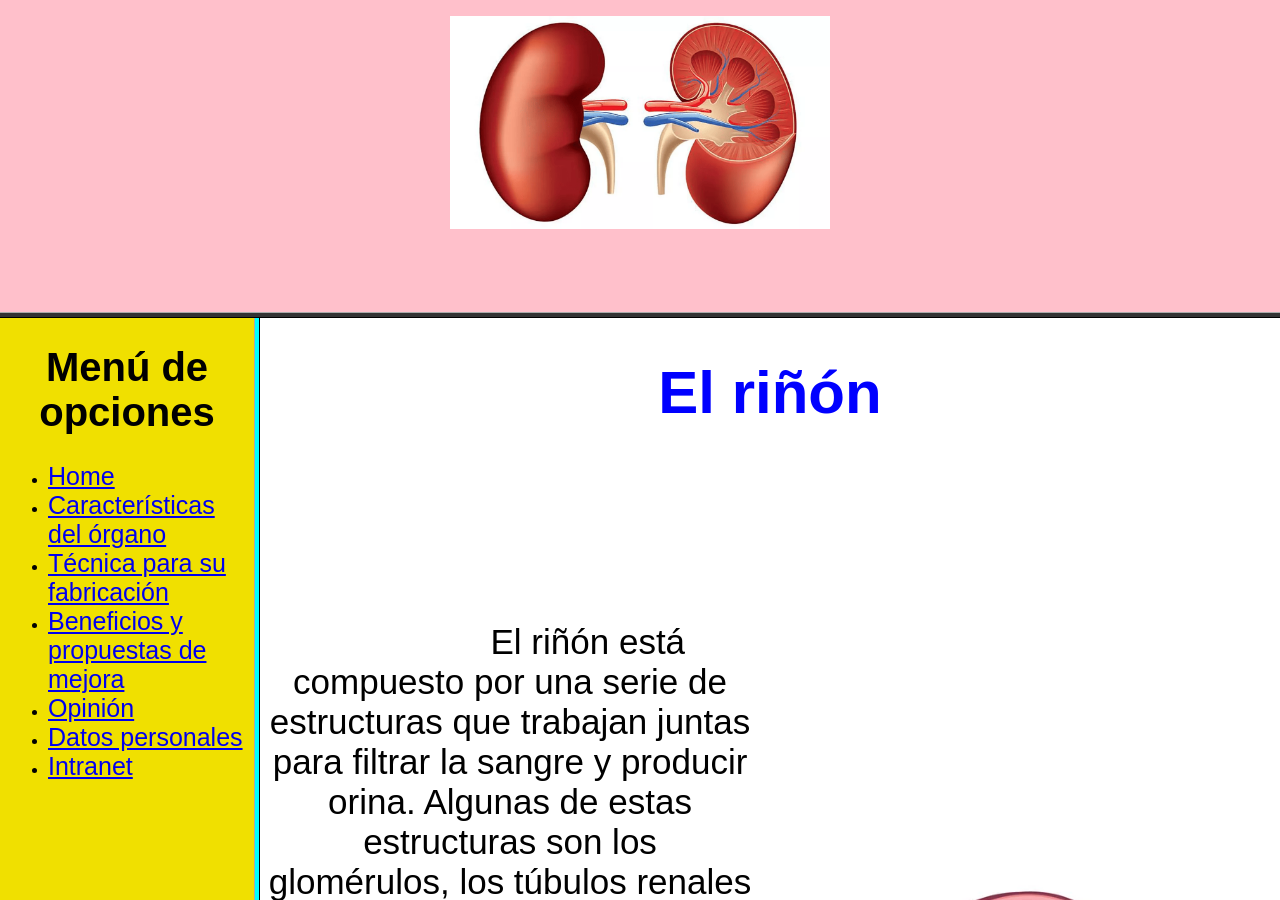
<file: index.html>
<!DOCTYPE html>
<html lang="en">
<head>
    <meta charset="UTF-8">
    <meta http-equiv="X-UA-Compatible" content="IE=edge">
    <meta name="viewport" content="width=device-width, initial-scale=1.0">
    <title>Fabricación de Órganos</title>
</head>
<frameset rows="35%,*" framerborder="yes" bordercolor="#333" marginwidth="10%" marginheight="10%" scrolling="no">
    <frame src="superior.html" name="sup"></frame>
    <frameset cols="20%,*" framerborder="yes" bordercolor="#00FFFF" marginwidth="10%" marginheight="30%" scrolling="yes">
       <frame src="izquierda.html" name="izq"></frame>                                       
       <frame src="Index2.html"  name="der"></frame>     
    </frameset>
</frameset>
</html>
</file>
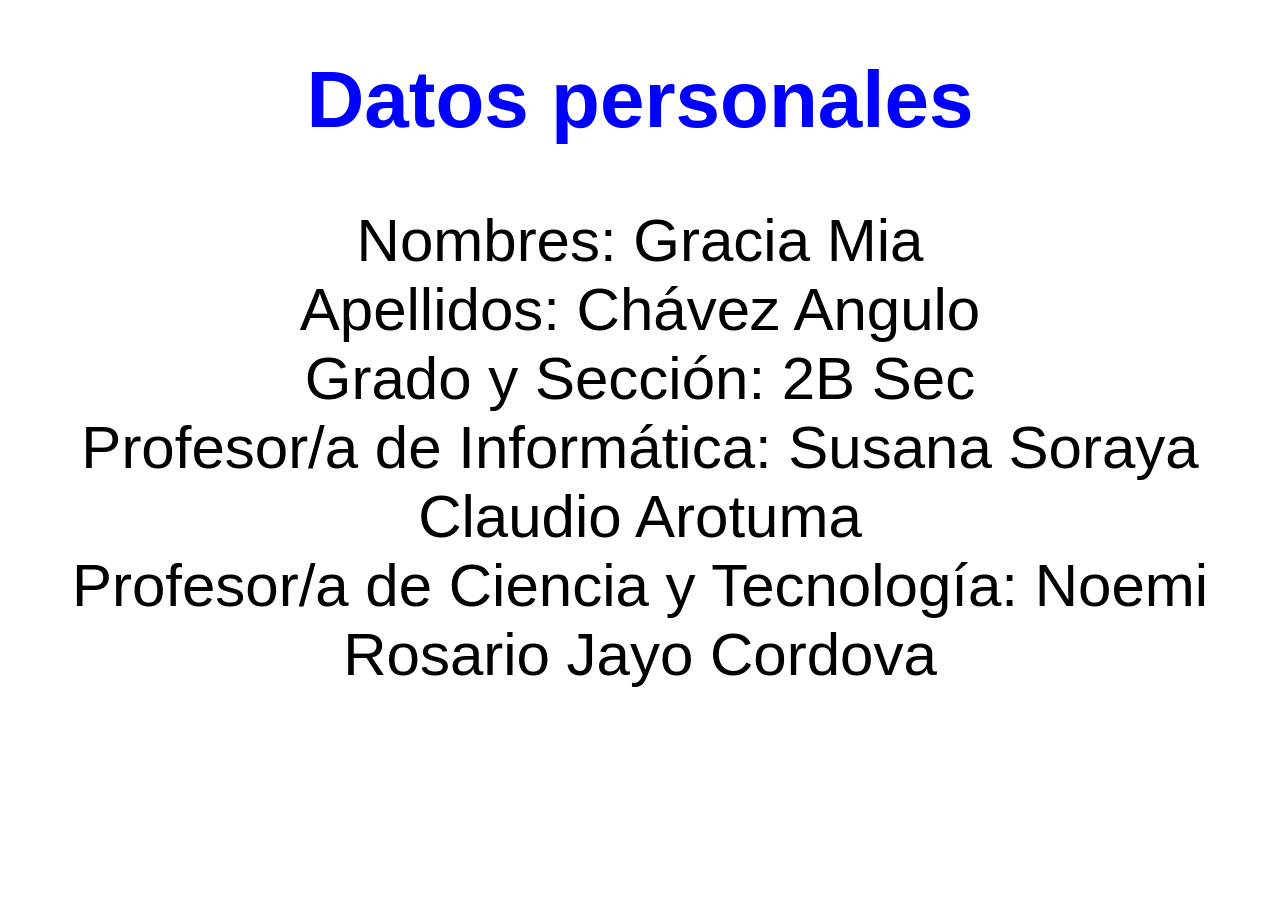
<file: Datos.html>
<!DOCTYPE html>
<html>
<head>
	<title>Datos personales</title>
	<style>
		h1 {
			color: blue;
			font-size: 80px;
			font-family: Arial;
			text-align: center;
		}
		p {
			font-size: 60px;
			font-family: Arial;
			text-align: center;
		}
	</style>
</head>
<body>
	<h1 class="titulo" id="Datos">Datos personales</h1>

<div class="imagen-container">
    <div class="expandir-texto">
        <p>
            Nombres: Gracia Mia<br>
            Apellidos: Chávez Angulo<br>
            Grado y Sección: 2B Sec<br>
            Profesor/a de Informática: Susana Soraya Claudio Arotuma<br>
            Profesor/a de Ciencia y Tecnología: Noemi Rosario Jayo Cordova
        </p>
    </div>

</body>
</html>
</file>
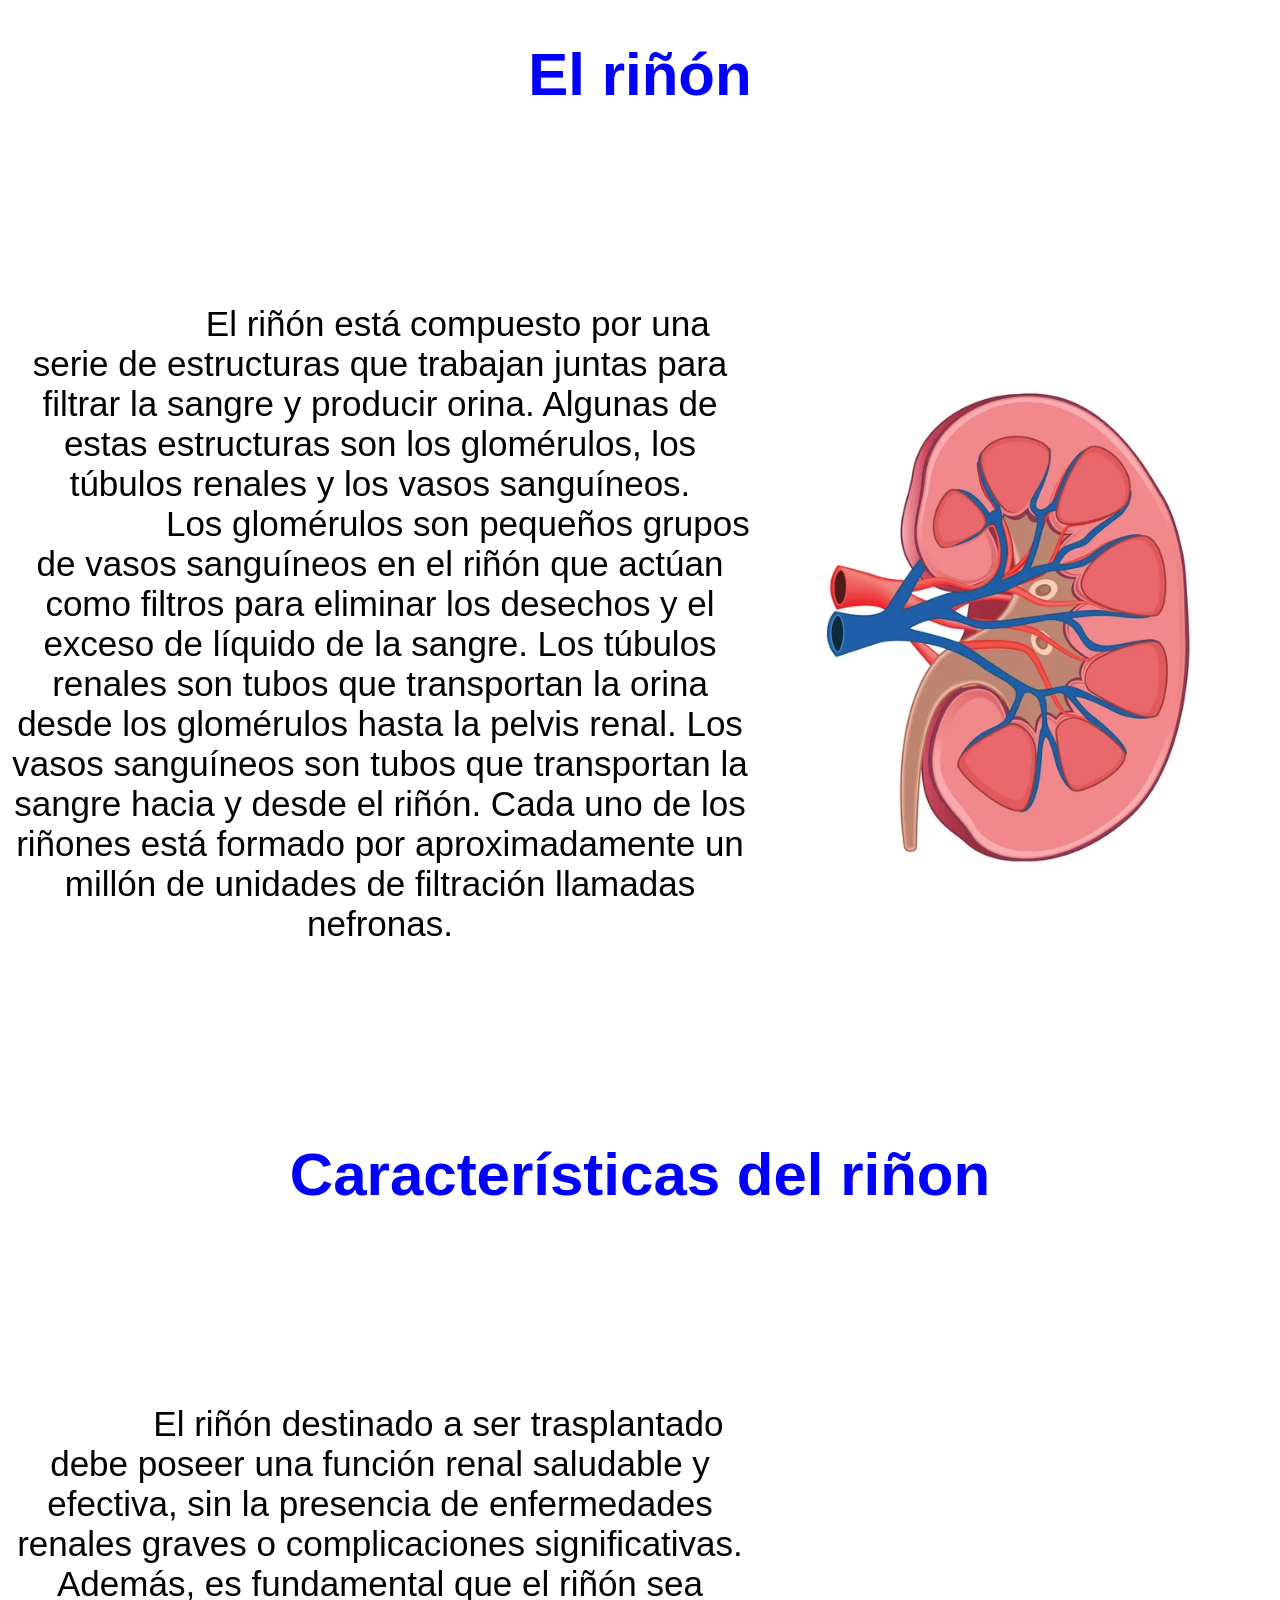
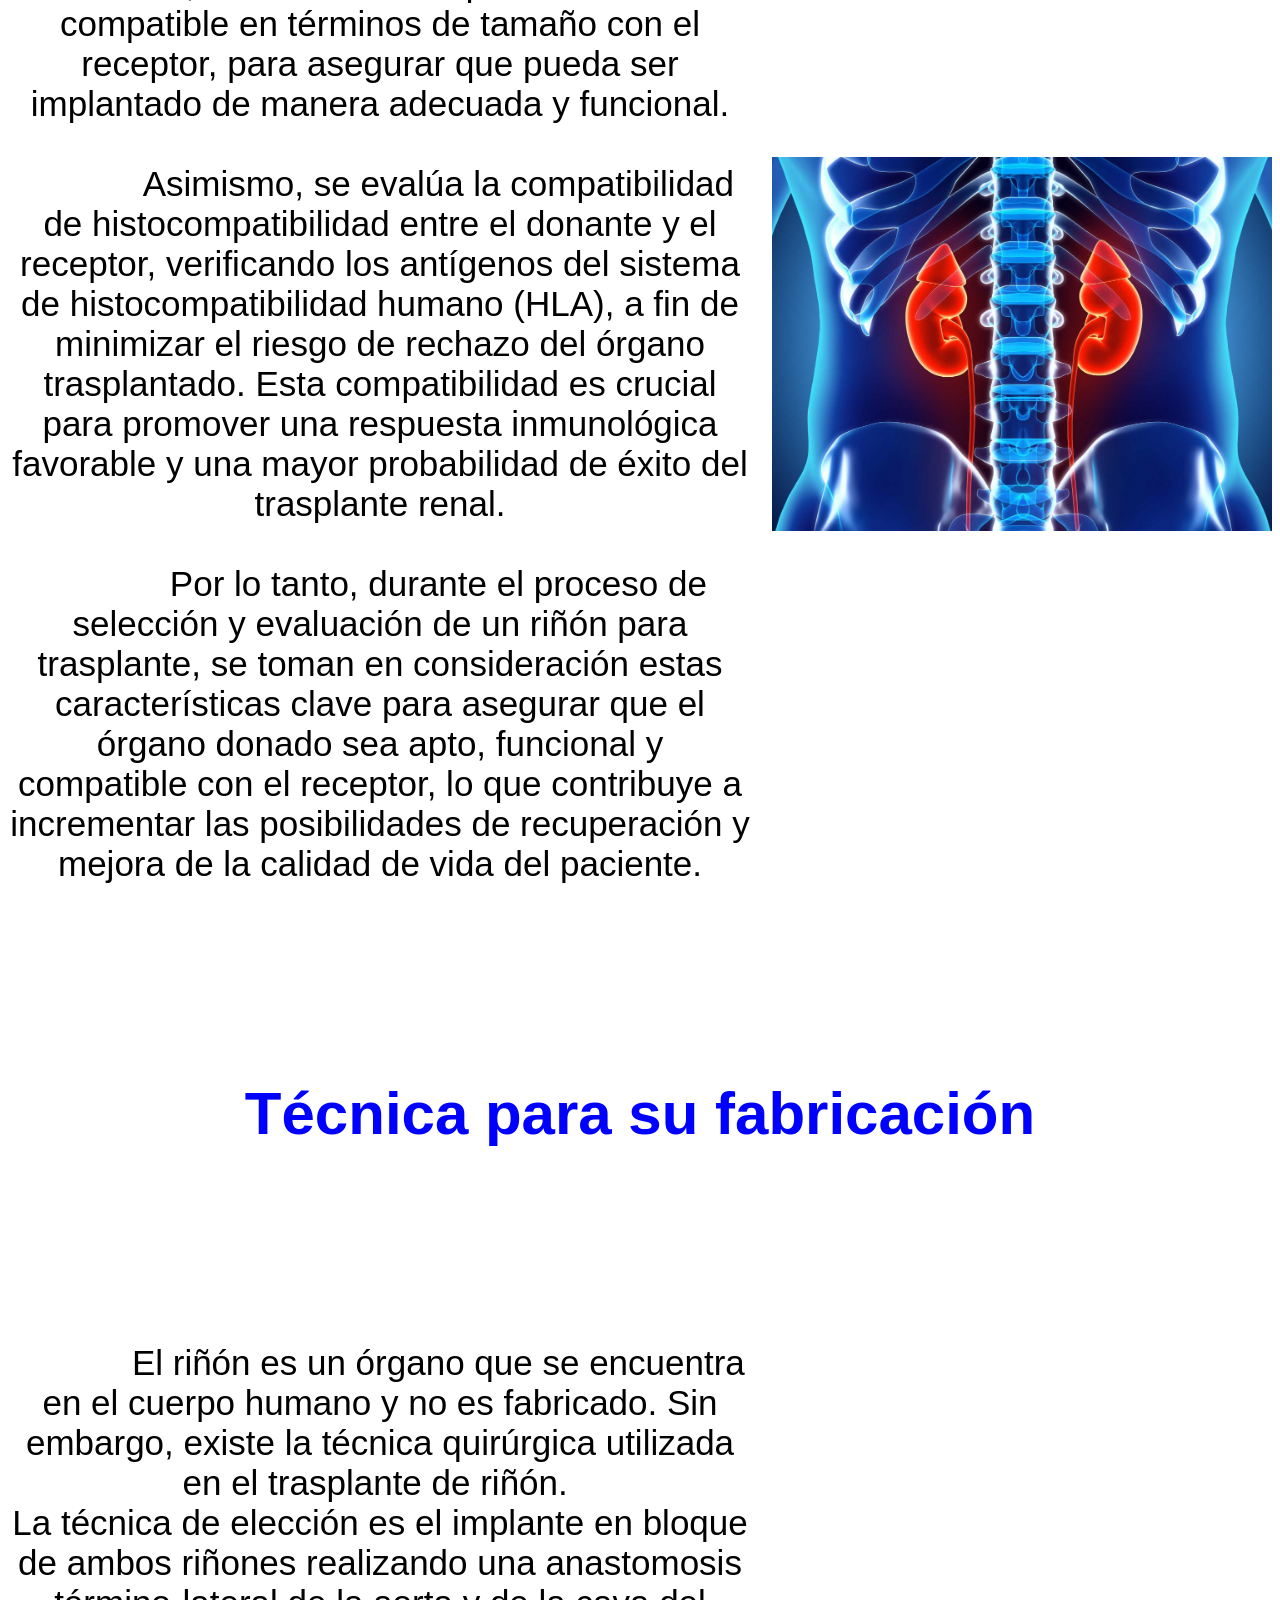
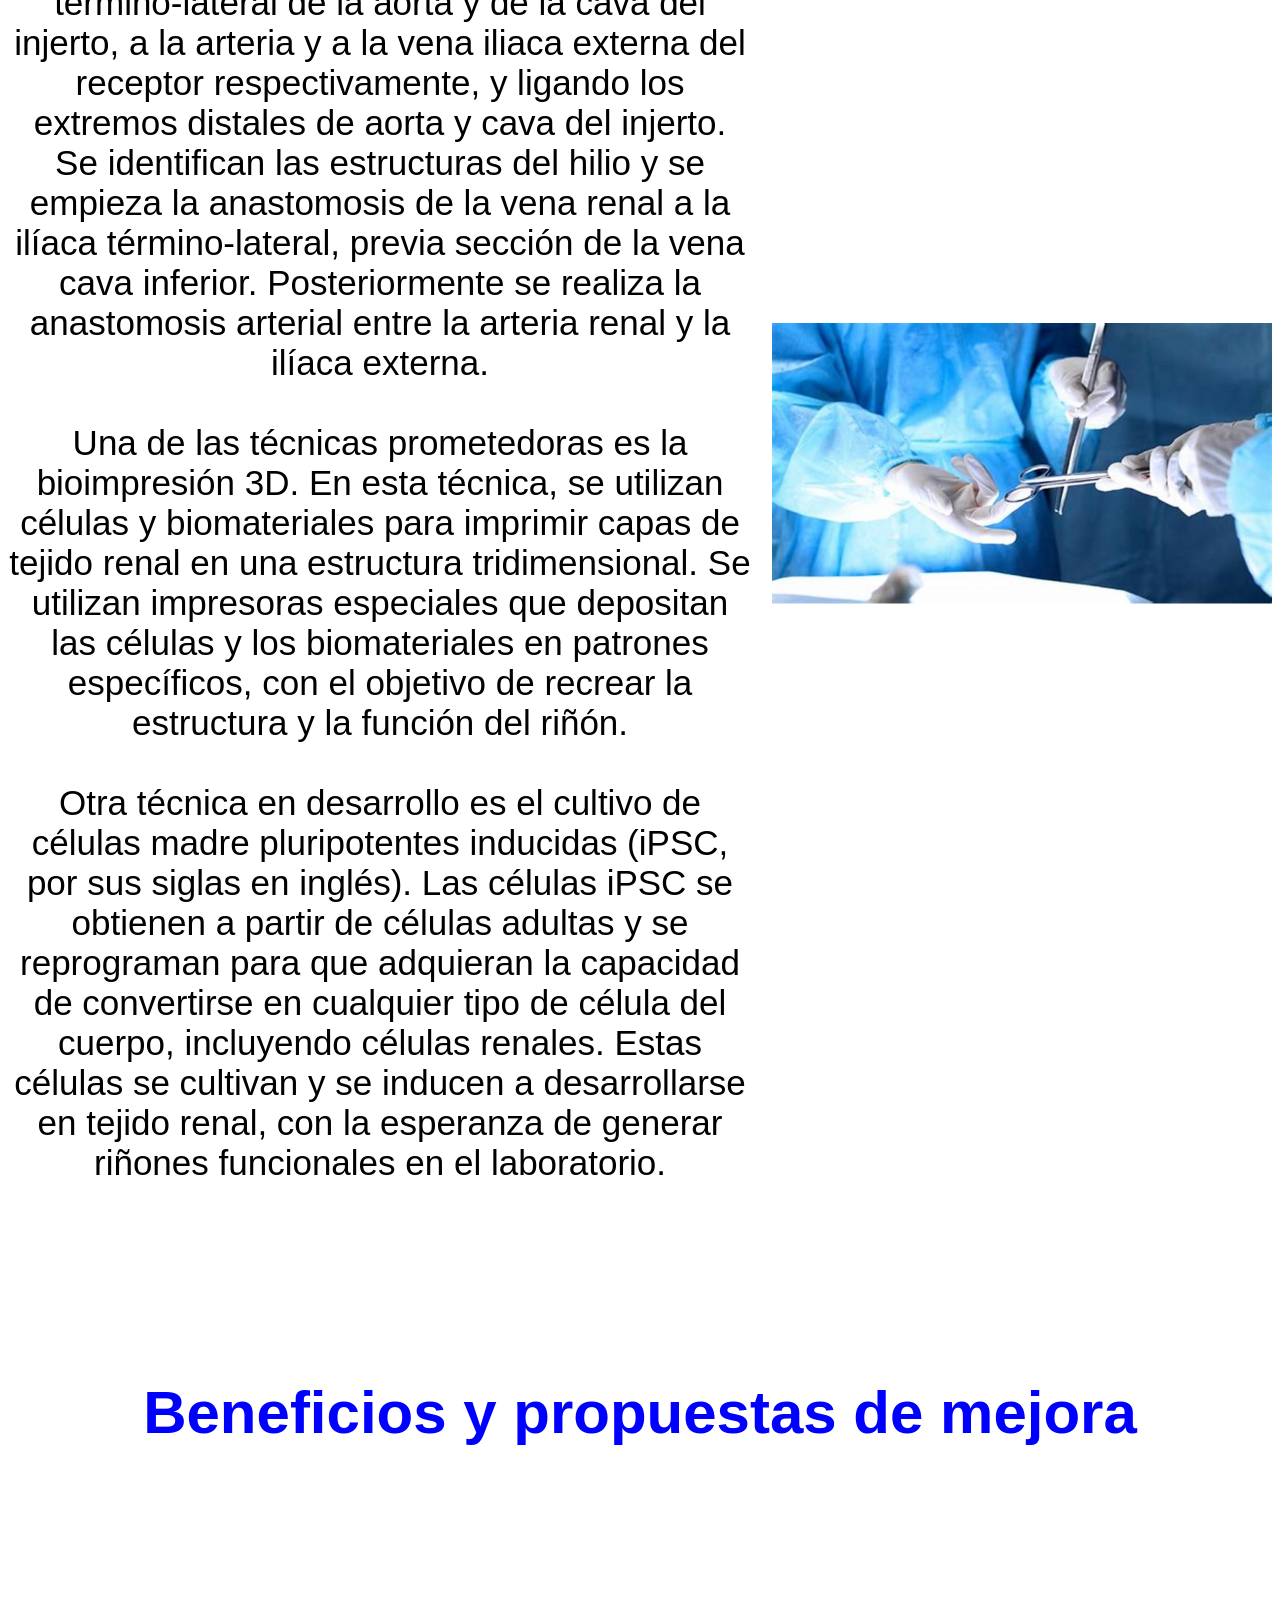
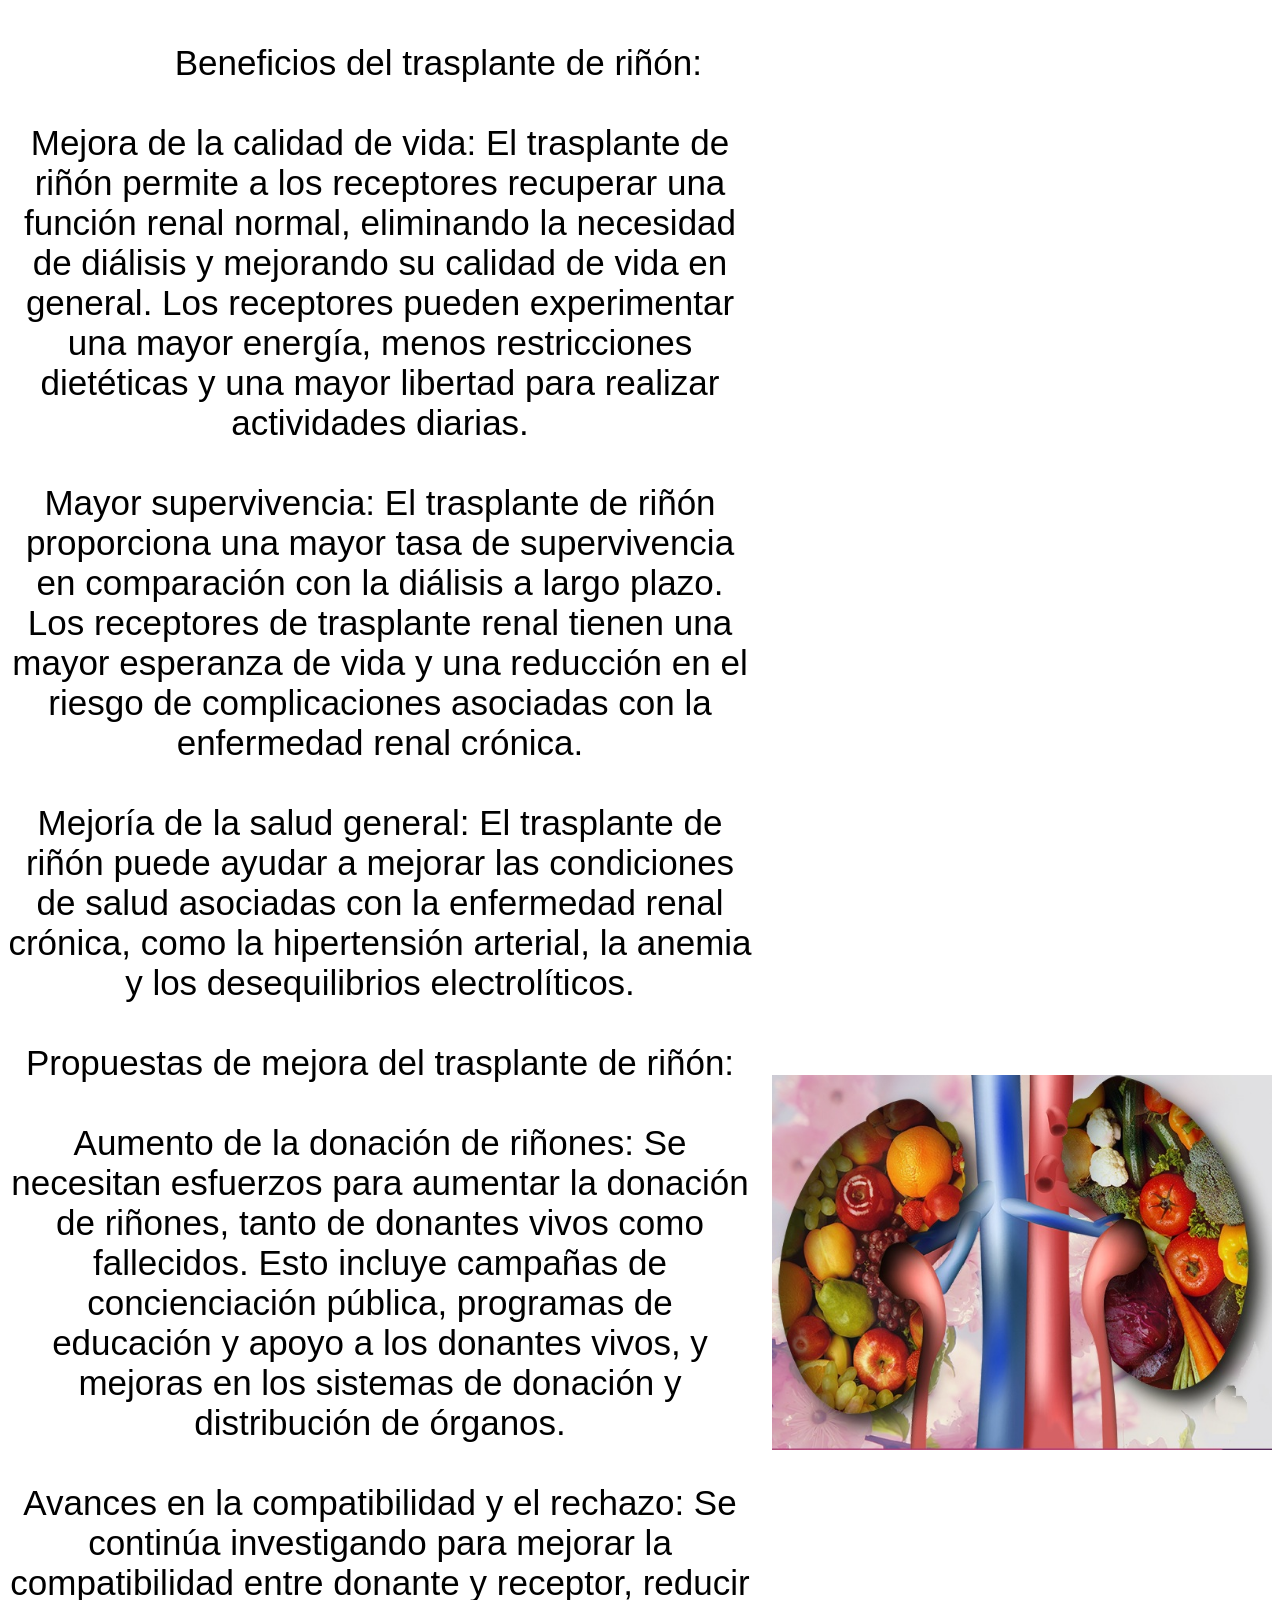
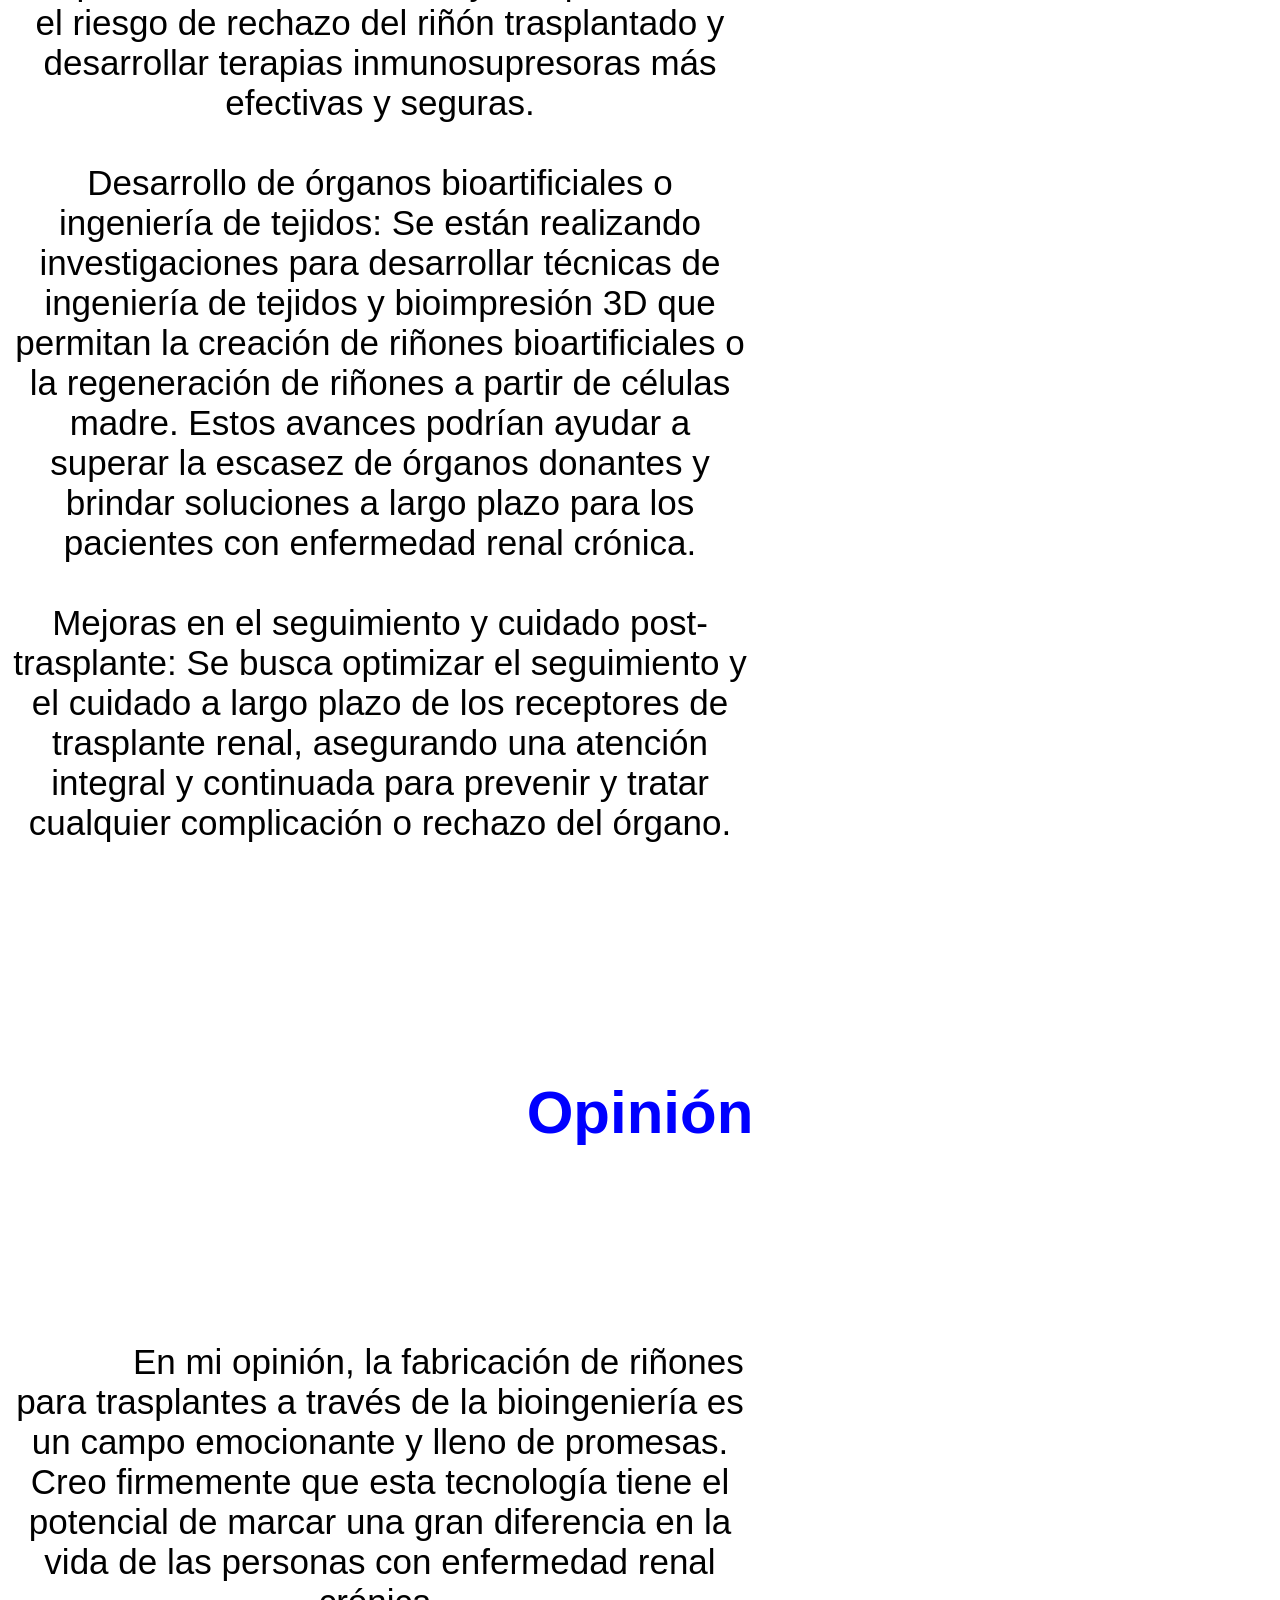
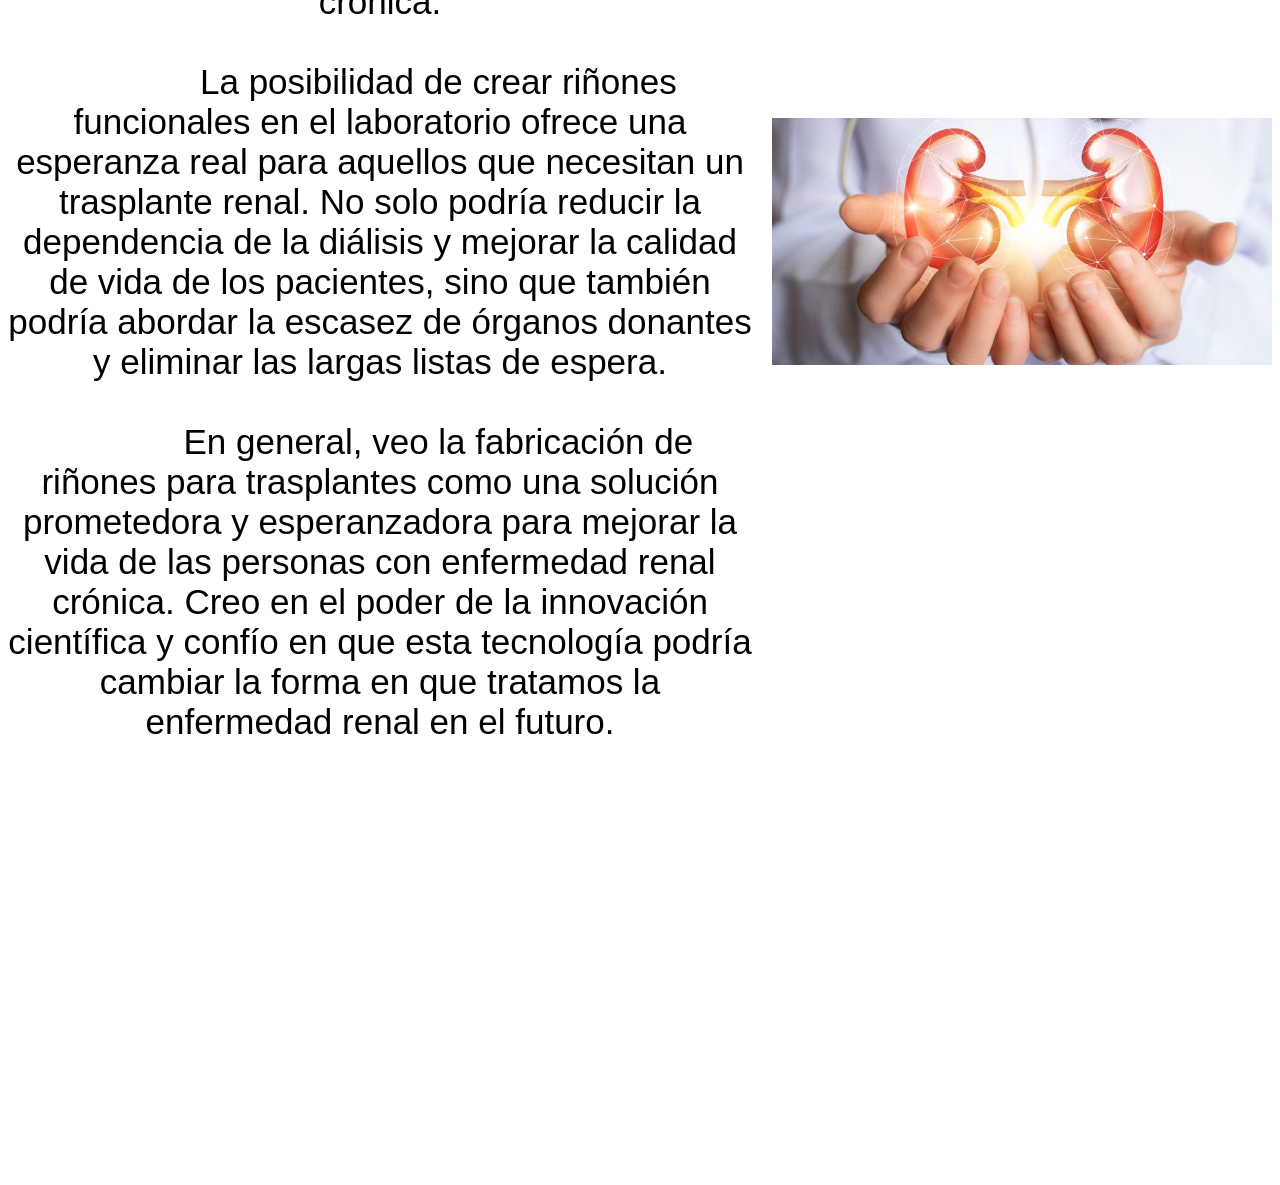
<file: Index2.html>
<!DOCTYPE html>
<html lang="en">
<head>
    <meta charset="UTF-8">
    <meta http-equiv="X-UA-Compatible" content="IE=edge">
    <meta name="viewport" content="width=device-width, initial-scale=1.0">
    <title>Tablas</title>
    <link rel="stylesheet" href="estilo.css">
    <style>
        body {
            font-size: 20px; /* Ajusta el tamaño del texto a tu gusto */
            text-align: center; /* Centra el contenido del cuerpo */
            font-family: Arial, sans-serif; /* Cambia el tipo de letra */
        }

        .expandir-texto {
            white-space: pre-wrap;
            width: 100%; /* Asegurar que el texto ocupe todo el ancho disponible */
            font-size: 35px; /* Cambia el tamaño de letra del texto */
        }

        .imagen-container {
            display: flex; /* Establecer un contenedor flexible para la imagen y el texto */
            align-items: center; /* Centrar verticalmente los elementos dentro del contenedor */
            justify-content: center; /* Centrar horizontalmente los elementos dentro del contenedor */
        }

        .imagen-container img {
            width: 500px; /* Cambia el valor del ancho de la imagen según tus preferencias */
            margin-left: 20px; /* Agregar un margen izquierdo para separar la imagen del texto */
        }
    </style>
</head>
<body>
    <h1 class="titulo" id="Home">El riñón</h1>

    <div class="imagen-container">
        <div class="expandir-texto">
            <p>
                El riñón está compuesto por una serie de estructuras que trabajan juntas para filtrar la sangre y producir orina. Algunas de estas estructuras son los glomérulos, los túbulos renales y los vasos sanguíneos.
                Los glomérulos son pequeños grupos de vasos sanguíneos en el riñón que actúan como filtros para eliminar los desechos y el exceso de líquido de la sangre. Los túbulos renales son tubos que transportan la orina desde los glomérulos hasta la pelvis renal. Los vasos sanguíneos son tubos que transportan la sangre hacia y desde el riñón. Cada uno de los riñones está formado por aproximadamente un millón de unidades de filtración llamadas nefronas.
            </p>
        </div>
        <img src="Introduccion.jpg">
    </div>
    <h1 class="titulo" id="Caracteristicas">Características del riñon</h1>

<div class="imagen-container">
    <div class="expandir-texto">
        <p>
            El riñón destinado a ser trasplantado debe poseer una función renal saludable y efectiva, sin la presencia de enfermedades renales graves o complicaciones significativas. Además, es fundamental que el riñón sea compatible en términos de tamaño con el receptor, para asegurar que pueda ser implantado de manera adecuada y funcional.

            Asimismo, se evalúa la compatibilidad de histocompatibilidad entre el donante y el receptor, verificando los antígenos del sistema de histocompatibilidad humano (HLA), a fin de minimizar el riesgo de rechazo del órgano trasplantado. Esta compatibilidad es crucial para promover una respuesta inmunológica favorable y una mayor probabilidad de éxito del trasplante renal.
            
            Por lo tanto, durante el proceso de selección y evaluación de un riñón para trasplante, se toman en consideración estas características clave para asegurar que el órgano donado sea apto, funcional y compatible con el receptor, lo que contribuye a incrementar las posibilidades de recuperación y mejora de la calidad de vida del paciente.
        </p>
    </div>
    <img src="Caracteristicas.jpg">
</div>
<h1 class="titulo" id="Tecnica">Técnica para su fabricación</h1>

<div class="imagen-container">
    <div class="expandir-texto">
        <p>
            El riñón es un órgano que se encuentra en el cuerpo humano y no es fabricado. Sin embargo, existe la técnica quirúrgica utilizada en el trasplante de riñón. 
La técnica de elección es el implante en bloque de ambos riñones realizando una anastomosis término-lateral de la aorta y de la cava del injerto, a la arteria y a la vena iliaca externa del receptor respectivamente, y ligando los extremos distales de aorta y cava del injerto.
Se identifican las estructuras del hilio y se empieza la anastomosis de la vena renal a la ilíaca término-lateral, previa sección de la vena cava inferior. Posteriormente se realiza la anastomosis arterial entre la arteria renal y la ilíaca externa.

Una de las técnicas prometedoras es la bioimpresión 3D. En esta técnica, se utilizan células y biomateriales para imprimir capas de tejido renal en una estructura tridimensional. Se utilizan impresoras especiales que depositan las células y los biomateriales en patrones específicos, con el objetivo de recrear la estructura y la función del riñón.

Otra técnica en desarrollo es el cultivo de células madre pluripotentes inducidas (iPSC, por sus siglas en inglés). Las células iPSC se obtienen a partir de células adultas y se reprograman para que adquieran la capacidad de convertirse en cualquier tipo de célula del cuerpo, incluyendo células renales. Estas células se cultivan y se inducen a desarrollarse en tejido renal, con la esperanza de generar riñones funcionales en el laboratorio.
        </p>
    </div>
    <img src="Tecnica para su fabricacion.png">
</div>

<h1 class="titulo" id="Beneficios">Beneficios y propuestas de mejora</h1>

<div class="imagen-container">
    <div class="expandir-texto">
        <p>
            Beneficios del trasplante de riñón:

Mejora de la calidad de vida: El trasplante de riñón permite a los receptores recuperar una función renal normal, eliminando la necesidad de diálisis y mejorando su calidad de vida en general. Los receptores pueden experimentar una mayor energía, menos restricciones dietéticas y una mayor libertad para realizar actividades diarias.

Mayor supervivencia: El trasplante de riñón proporciona una mayor tasa de supervivencia en comparación con la diálisis a largo plazo. Los receptores de trasplante renal tienen una mayor esperanza de vida y una reducción en el riesgo de complicaciones asociadas con la enfermedad renal crónica.

Mejoría de la salud general: El trasplante de riñón puede ayudar a mejorar las condiciones de salud asociadas con la enfermedad renal crónica, como la hipertensión arterial, la anemia y los desequilibrios electrolíticos.

Propuestas de mejora del trasplante de riñón:

Aumento de la donación de riñones: Se necesitan esfuerzos para aumentar la donación de riñones, tanto de donantes vivos como fallecidos. Esto incluye campañas de concienciación pública, programas de educación y apoyo a los donantes vivos, y mejoras en los sistemas de donación y distribución de órganos.

Avances en la compatibilidad y el rechazo: Se continúa investigando para mejorar la compatibilidad entre donante y receptor, reducir el riesgo de rechazo del riñón trasplantado y desarrollar terapias inmunosupresoras más efectivas y seguras.

Desarrollo de órganos bioartificiales o ingeniería de tejidos: Se están realizando investigaciones para desarrollar técnicas de ingeniería de tejidos y bioimpresión 3D que permitan la creación de riñones bioartificiales o la regeneración de riñones a partir de células madre. Estos avances podrían ayudar a superar la escasez de órganos donantes y brindar soluciones a largo plazo para los pacientes con enfermedad renal crónica.

Mejoras en el seguimiento y cuidado post-trasplante: Se busca optimizar el seguimiento y el cuidado a largo plazo de los receptores de trasplante renal, asegurando una atención integral y continuada para prevenir y tratar cualquier complicación o rechazo del órgano.
            
        </p>
    </div>
    <img src="Beneficios y propuestas de mejora.jpg">
</div>
<h1 class="titulo" id="opinion">Opinión</h1>

<div class="imagen-container">
    <div class="expandir-texto">
        <p>
            En mi opinión, la fabricación de riñones para trasplantes a través de la bioingeniería es un campo emocionante y lleno de promesas. Creo firmemente que esta tecnología tiene el potencial de marcar una gran diferencia en la vida de las personas con enfermedad renal crónica.

            La posibilidad de crear riñones funcionales en el laboratorio ofrece una esperanza real para aquellos que necesitan un trasplante renal. No solo podría reducir la dependencia de la diálisis y mejorar la calidad de vida de los pacientes, sino que también podría abordar la escasez de órganos donantes y eliminar las largas listas de espera.

            En general, veo la fabricación de riñones para trasplantes como una solución prometedora y esperanzadora para mejorar la vida de las personas con enfermedad renal crónica. Creo en el poder de la innovación científica y confío en que esta tecnología podría cambiar la forma en que tratamos la enfermedad renal en el futuro.
        </p>
    </div>
    <img src="Opinión.jpeg">
</div>
<h1 class="titulo" id="Datos"><a href="Datos.html"></a></h1>

<div class="imagen-container">
    <div class="expandir-texto">

    </div>
</div>
<h1 class="titulo" id="Intranet"><a href="https://www.juan23.edu.pe/"></a></h1>

<div class="imagen-container">
    <div class="expandir-texto">
    </div>
</div>
</body>
</html>
</file>
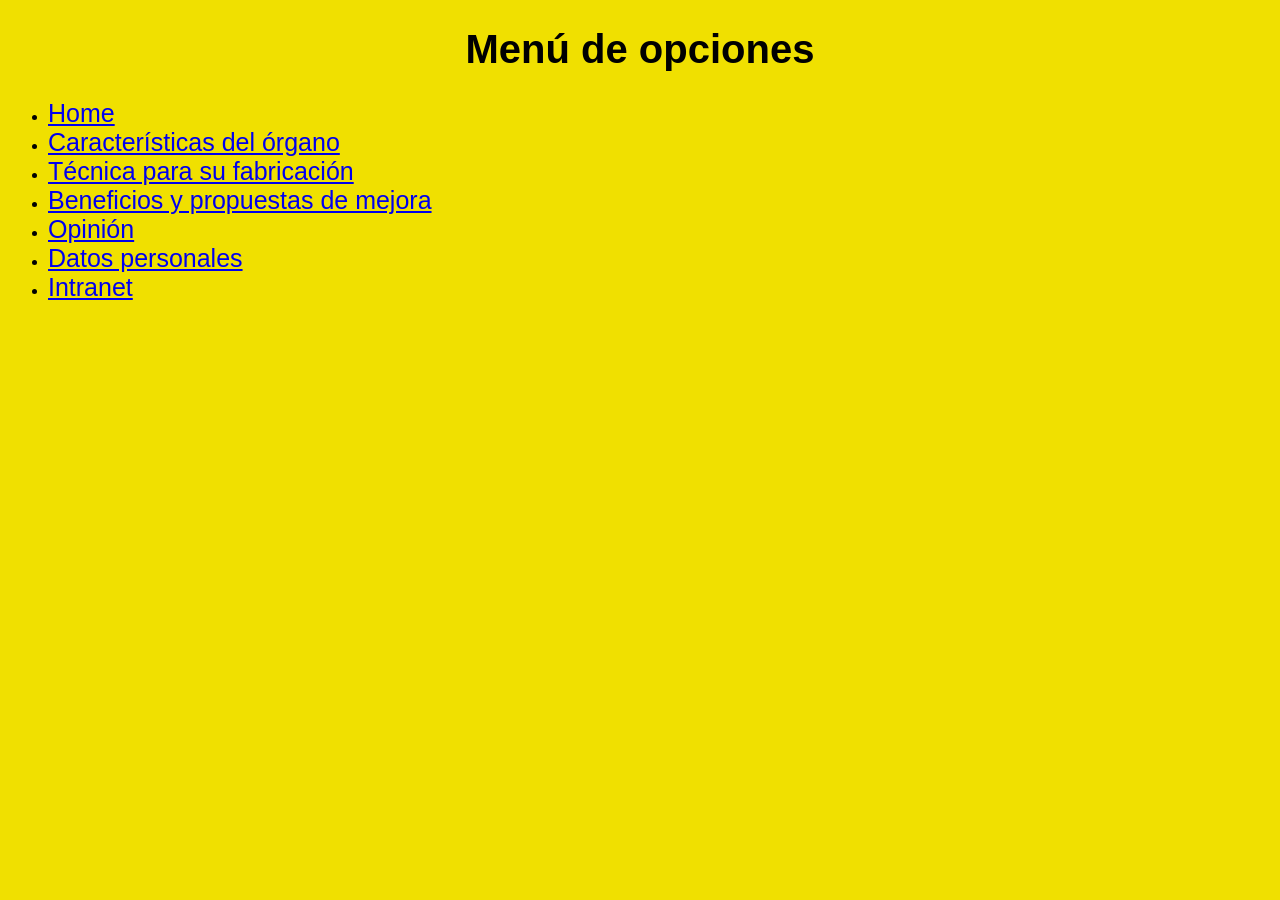
<file: izquierda.html>
<!DOCTYPE html>
<html lang="en">
<head>
    <meta charset="UTF-8">
    <meta http-equiv="X-UA-Compatible" content="IE=edge">
    <meta name="viewport" content="width=device-width, initial-scale=1.0">
    <title>Document</title>
</head>
<body bgcolor="soft yellow">
<h1 ALIGN="center" style="font-family: Arial, sans-serif; font-size: 40px;">Menú de opciones</h1>
<ul>
<li><a href="Index2.html#Home" target="der" style="font-family: Open Sans, sans-serif; font-size: 25px;">Home</a></li>
<li><a href="Index2.html#Caracteristicas" target="der" style="font-family: Open Sans, sans-serif; font-size: 25px;">Características del órgano</a></li> 
<li><a href="Index2.html#Tecnica" target="der" style="font-family: Open Sans, sans-serif; font-size: 25px;">Técnica para su fabricación</a></li>
<li><a href="Index2.html#Beneficios" target="der" style="font-family: Open Sans, sans-serif; font-size: 25px;">Beneficios y propuestas de mejora</a></li>
<li><a href= "Index2.html#opinion" target="der" style="font-family: Open Sans, sans-serif; font-size: 25px;">Opinión</a></li>
<li><a href="Datos.html#Datos" target="_blank" style="font-family: Open Sans, sans-serif; font-size: 25px;">Datos personales</a></li>
<li><a href="https://www.juan23.edu.pe/" target="_blank" style="font-family: Open Sans, sans-serif; font-size: 25px;">Intranet</a></li>
</ul>
</body>
</html>
</file>
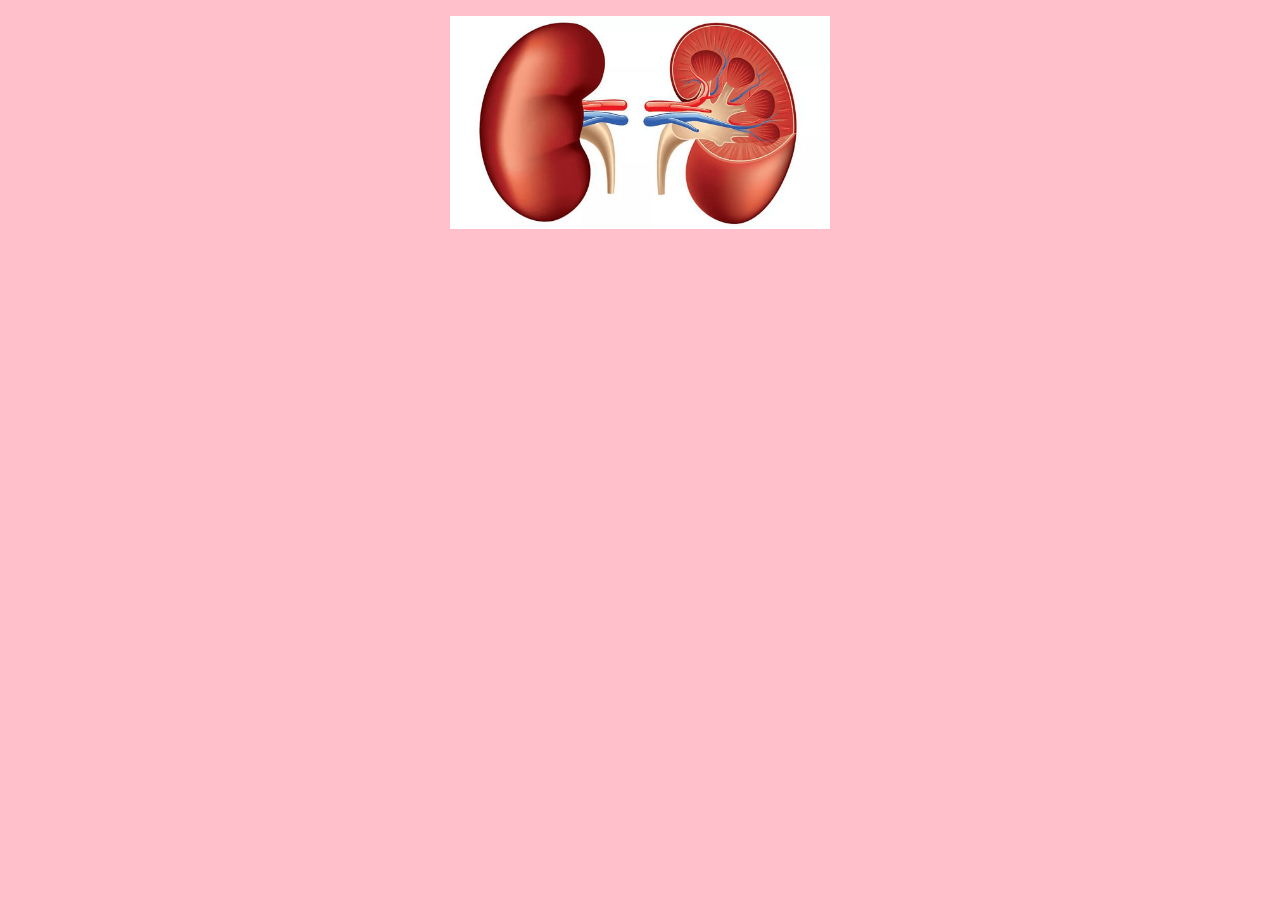
<file: superior.html>
<!DOCTYPE html>
<html lang="en">
<head>
    <meta charset="UTF-8">
    <meta http-equiv="X-UA-Compatible" content="IE=edge">
    <meta name="viewport" content="width=device-width, initial-scale=1.0">
    <title>Document</title>
</head>
<body bgcolor="pink"><p align="center">
    <img src="Riñon.png" width="30%">  </p>
</body>
</html>
</file>
<file: estilo.css>
h1 {
    font-family: Arial, sans-serif;
    color: blue;
    font-size: 60px;
}
</file>
